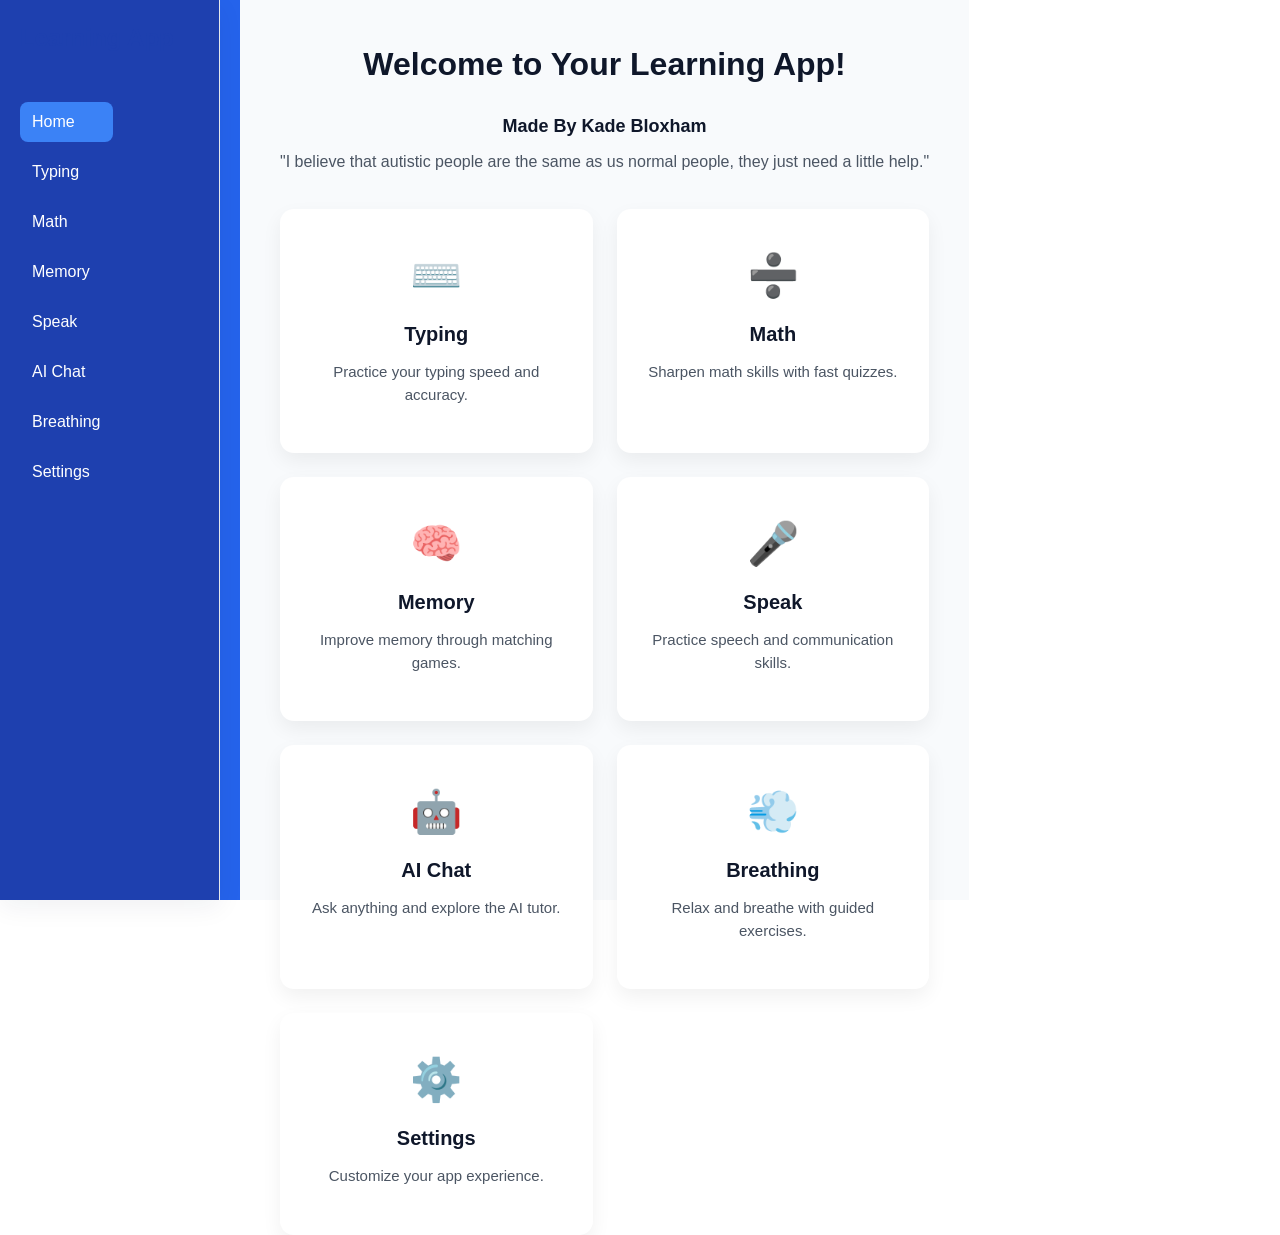
<file: index.html>
<!DOCTYPE html>
<html lang="en">
<head>
<meta charset="UTF-8">
<meta name="viewport" content="width=device-width, initial-scale=1.0">
<title>Home - Learning App</title>
<link rel="stylesheet" href="styles.css">
<style>
/* Page Layout */
.content {
    padding: 40px;
}

/* Header */
.header {
    font-size: 32px;
    font-weight: 700;
    margin-bottom: 25px;
    text-align: center;
}

/* Intro section */
.intro {
    text-align: center;
    margin-bottom: 35px;
}

.intro .creator {
    font-weight: 600;
    font-size: 18px;
    margin-bottom: 10px;
}

.intro .quote {
    font-size: 16px;
    color: #4b5563;
}

/* Tile Grid */
.tile-grid {
    display: grid;
    grid-template-columns: repeat(auto-fill,minmax(220px,1fr));
    gap: 24px;
    margin-top: 30px;
}

/* Each Tile */
.tile {
    background: white;
    padding: 35px 20px;
    border-radius: 14px;
    box-shadow: 0 8px 20px rgba(0,0,0,0.06);
    text-align: center;
    cursor: pointer;
    transition: transform .25s, box-shadow .25s;
}

.tile:hover {
    transform: translateY(-5px);
    box-shadow: 0 10px 28px rgba(0,0,0,0.12);
}

.tile h3 {
    margin-bottom: 12px;
    font-size: 20px;
}

.tile p {
    font-size: 15px;
    color: #4b5563;
}

/* Icons (optional) */
.tile-icon {
    font-size: 42px;
    margin-bottom: 12px;
    color: #2563eb;
}
</style>
</head>
<body>

<!-- Sidebar Navigation -->
<div class="sidebar">
    <h2>Learning App</h2>
    <nav>
        <ul>
            <li><a href="index.html" class="active">Home</a></li>
            <li><a href="typing.html">Typing</a></li>
            <li><a href="math.html">Math</a></li>
            <li><a href="memory.html">Memory</a></li>
            <li><a href="speak.html">Speak</a></li>
            <li><a href="ai.html">AI Chat</a></li>
            <li><a href="breathing.html">Breathing</a></li>
            <li><a href="settings.html">Settings</a></li>
        </ul>
    </nav>
</div>

<!-- Main Content -->
<div class="content">
    <header class="header">Welcome to Your Learning App!</header>

    <section class="intro">
        <p class="creator">Made By Kade Bloxham</p>
        <p class="quote">"I believe that autistic people are the same as us normal people, they just need a little help."</p>
    </section>

    <!-- Tile Dashboard -->
    <section class="tile-grid">

        <div class="tile" onclick="location.href='typing.html'">
            <div class="tile-icon">⌨️</div>
            <h3>Typing</h3>
            <p>Practice your typing speed and accuracy.</p>
        </div>

        <div class="tile" onclick="location.href='math.html'">
            <div class="tile-icon">➗</div>
            <h3>Math</h3>
            <p>Sharpen math skills with fast quizzes.</p>
        </div>

        <div class="tile" onclick="location.href='memory.html'">
            <div class="tile-icon">🧠</div>
            <h3>Memory</h3>
            <p>Improve memory through matching games.</p>
        </div>

        <div class="tile" onclick="location.href='speak.html'">
            <div class="tile-icon">🎤</div>
            <h3>Speak</h3>
            <p>Practice speech and communication skills.</p>
        </div>

        <div class="tile" onclick="location.href='ai.html'">
            <div class="tile-icon">🤖</div>
            <h3>AI Chat</h3>
            <p>Ask anything and explore the AI tutor.</p>
        </div>

        <div class="tile" onclick="location.href='breathing.html'">
            <div class="tile-icon">💨</div>
            <h3>Breathing</h3>
            <p>Relax and breathe with guided exercises.</p>
        </div>

        <div class="tile" onclick="location.href='settings.html'">
            <div class="tile-icon">⚙️</div>
            <h3>Settings</h3>
            <p>Customize your app experience.</p>
        </div>

    </section>

</div>

<script src="index.js"></script>
<script src="settings.js"></script>
</body>
</html>
</file>
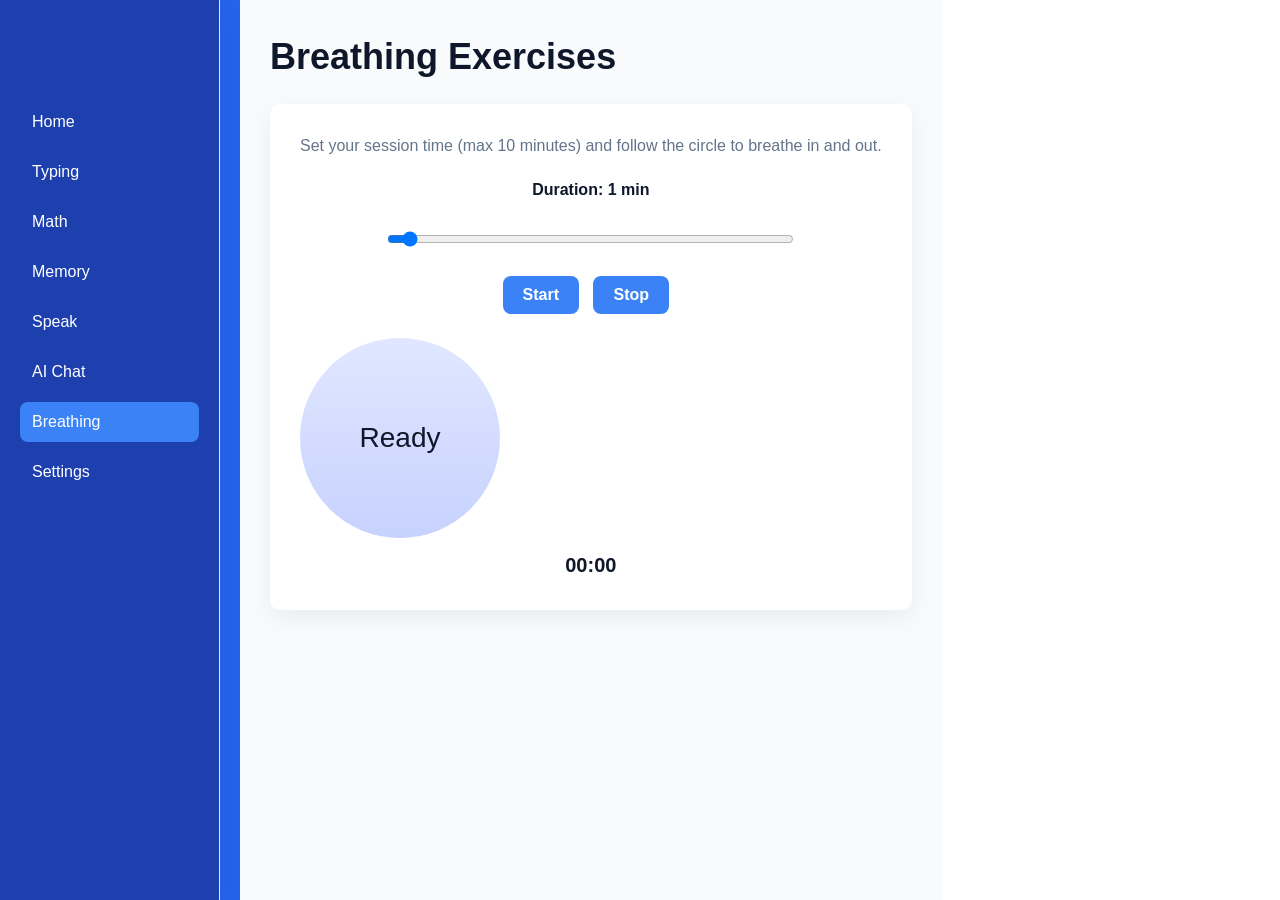
<file: breathing.html>
<!DOCTYPE html>
<html lang="en">
<head>
<meta charset="utf-8" />
<meta name="viewport" content="width=device-width, initial-scale=1.0" />
<title>Breathing — Learning App</title>
<link rel="stylesheet" href="styles.css">
<style>
/* Additional styling specific for breathing page */
.breathing-card {
    background-color: #ffffff;
    padding: 30px;
    border-radius: 10px;
    box-shadow: 0 8px 24px rgba(13,28,61,0.06);
    max-width: 700px;
    width: 100%;
    text-align: center;
    margin-bottom: 40px;
}

.breathing-card h1 {
    margin-bottom: 16px;
    font-size: 28px;
    font-weight: bold;
    color: #0f172a;
}

.breathing-card p {
    margin-bottom: 20px;
    font-size: 16px;
    color: #64748b;
}

.controls {
    display: flex;
    flex-direction: column;
    align-items: center;
    gap: 16px;
    margin-bottom: 24px;
}

.controls label {
    font-weight: 600;
}

.controls input[type="range"] {
    width: 70%;
}

#circle {
    width: 200px;
    height: 200px;
    border-radius: 50%;
    background: linear-gradient(180deg, #e0e7ff, #c7d2fe);
    display: flex;
    align-items: center;
    justify-content: center;
    font-size: 28px;
    transition: transform 4s ease-in-out, background 2s, box-shadow 2s;
}

#circle.inhale {
    transform: scale(1.5);
    background: linear-gradient(180deg, #c7d2fe, #a5b4fc);
    box-shadow: 0 0 60px rgba(59,130,246,0.5);
}

#circle.exhale {
    transform: scale(1);
    background: linear-gradient(180deg, #e0e7ff, #c7d2fe);
    box-shadow: 0 0 20px rgba(59,130,246,0.2);
}

.timer {
    font-size: 20px;
    font-weight: 600;
    margin-top: 12px;
    color: #0f172a;
}
</style>
</head>
<body>
<!-- Sidebar -->
<div class="sidebar">
    <h2>Learning App</h2>
    <ul>
        <li><a href="index.html">Home</a></li>
        <li><a href="typing.html">Typing</a></li>
        <li><a href="math.html">Math</a></li>
        <li><a href="memory.html">Memory</a></li>
        <li><a href="speak.html">Speak</a></li>
        <li><a href="ai.html">AI Chat</a></li>
        <li><a href="breathing.html" class="active">Breathing</a></li>
        <li><a href="settings.html">Settings</a></li>
    </ul>
</div>

<!-- Main Content -->
<div class="content">
    <header class="header">Breathing Exercises</header>
    
    <div class="breathing-card">
        <p>Set your session time (max 10 minutes) and follow the circle to breathe in and out.</p>

        <div class="controls">
            <label for="duration">Duration: <span id="durationLabel">1</span> min</label>
            <input type="range" id="duration" min="1" max="10" value="1">
            <div>
                <button id="startBtn">Start</button>
                <button id="stopBtn">Stop</button>
            </div>
        </div>

        <div>
            <div id="circle">Ready</div>
            <div class="timer" id="timeLeft">00:00</div>
        </div>
    </div>
</div>

<script src="breathing.js"></script>
</body>
</html>
</file>
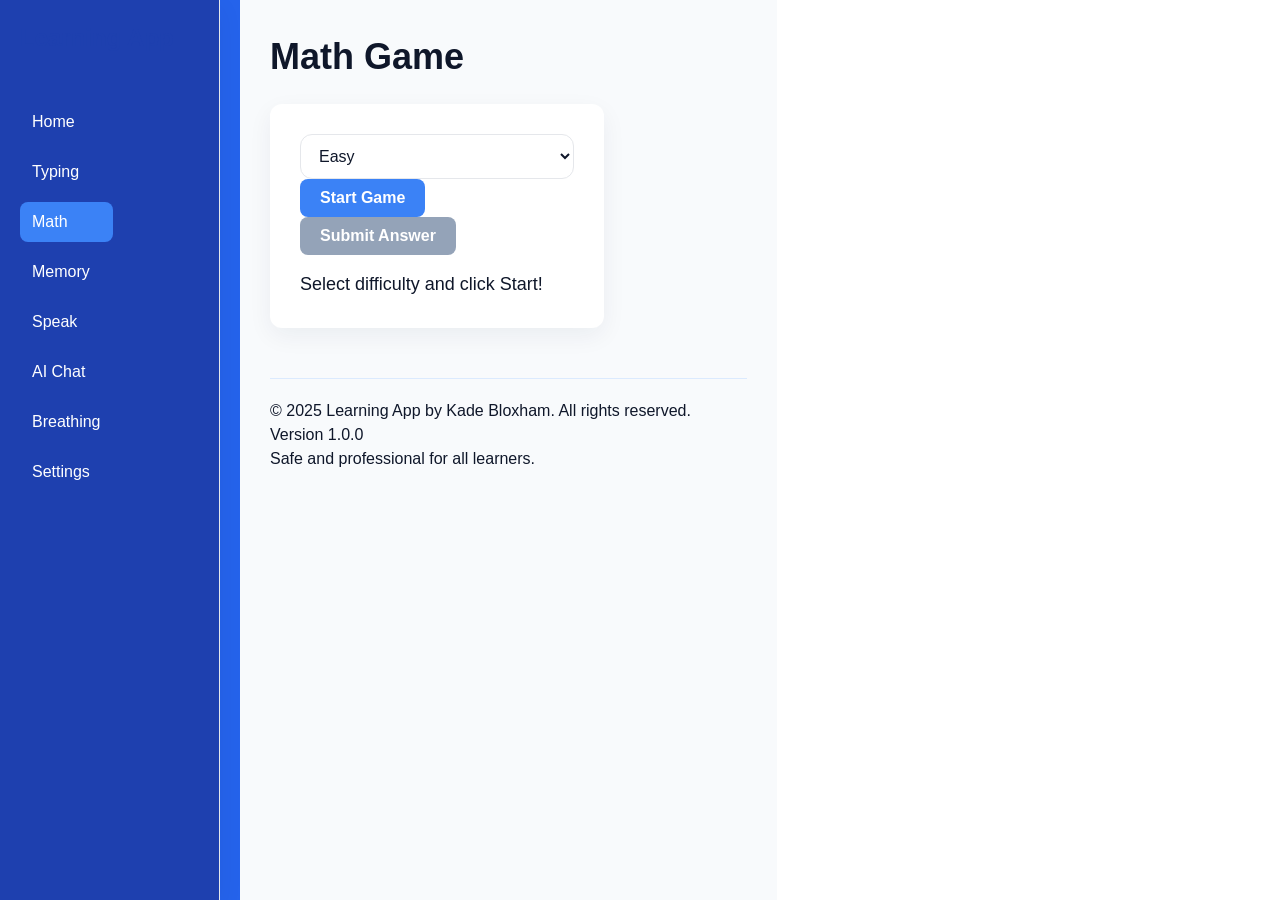
<file: math.html>
<!DOCTYPE html>
<html lang="en">
<head>
<meta charset="UTF-8">
<meta name="viewport" content="width=device-width, initial-scale=1.0">
<title>Math Game — Learning App</title>
<link rel="stylesheet" href="styles.css">
</head>
<body>

<div class="sidebar">
    <h2>Learning App</h2>
    <nav>
        <ul>
            <li><a href="index.html">Home</a></li>
            <li><a href="typing.html">Typing</a></li>
            <li><a href="math.html" class="active">Math</a></li>
            <li><a href="memory.html">Memory</a></li>
            <li><a href="speak.html">Speak</a></li>
            <li><a href="ai.html">AI Chat</a></li>
            <li><a href="breathing.html">Breathing</a></li>
            <li><a href="settings.html">Settings</a></li>
        </ul>
    </nav>
</div>

<div class="content">
    <header class="header">Math Game</header>

    <section class="math-container">
        <div id="gameControls">
            <select id="difficultySelect">
                <option value="easy">Easy</option>
                <option value="medium">Medium</option>
                <option value="hard">Hard</option>
            </select>
            <button id="startBtn">Start Game</button>
            <button id="submitBtn" disabled>Submit Answer</button>
        </div>

        <div id="mathGrid" class="math-grid">
            <!-- 6 answer buttons generated by JS -->
        </div>

        <div id="messageBox" style="margin-top:16px; font-size:18px; color:var(--text);">
            Select difficulty and click Start!
        </div>
    </section>

    <footer>
        <p>© 2025 Learning App by Kade Bloxham. All rights reserved.</p>
        <p>Version 1.0.0</p>
        <p>Safe and professional for all learners.</p>
    </footer>
</div>

<script src="math.js"></script>
</body>
</html>
</file>
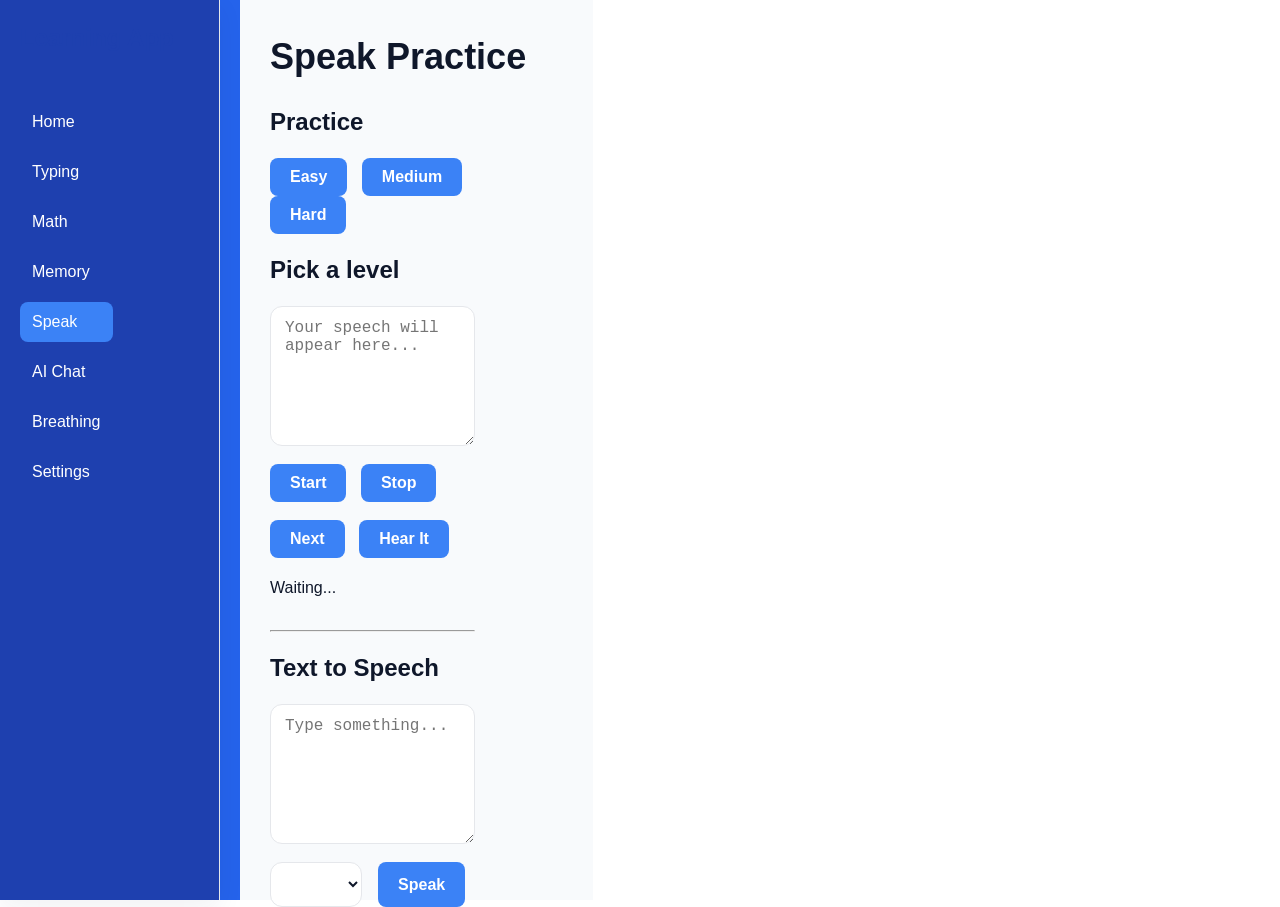
<file: speak.html>
<!DOCTYPE html>
<html lang="en">
<head>
<meta charset="UTF-8">
<meta name="viewport" content="width=device-width, initial-scale=1.0">
<title>Speak — Learning App</title>
<link rel="stylesheet" href="styles.css">
</head>

<body>

<!-- Sidebar -->
<div class="sidebar">
    <h2>Learning App</h2>
    <nav>
        <ul>
            <li><a href="index.html">Home</a></li>
            <li><a href="typing.html">Typing</a></li>
            <li><a href="math.html">Math</a></li>
            <li><a href="memory.html">Memory</a></li>
            <li><a href="speak.html" class="active">Speak</a></li>
            <li><a href="ai.html">AI Chat</a></li>
            <li><a href="breathing.html">Breathing</a></li>
            <li><a href="settings.html">Settings</a></li>
        </ul>
    </nav>
</div>

<!-- Main -->
<div class="content">
<header class="header">Speak Practice</header>

<section class="speak-container">

<!-- PRACTICE -->
<h2>Practice</h2>

<div class="button-group">
    <button onclick="setLevel('easy')">Easy</button>
    <button onclick="setLevel('medium')">Medium</button>
    <button onclick="setLevel('hard')">Hard</button>
</div>

<h2 id="prompt">Pick a level</h2>

<textarea id="output" placeholder="Your speech will appear here..."></textarea>

<div class="button-group">
    <button id="startBtn">Start</button>
    <button id="stopBtn">Stop</button>
</div>

<div class="button-group">
    <button id="nextBtn">Next</button>
    <button id="hearBtn">Hear It</button>
</div>

<p id="status">Waiting...</p>

<hr>

<!-- TEXT TO SPEECH -->
<h2>Text to Speech</h2>

<textarea id="textInput" placeholder="Type something..."></textarea>

<div class="voice-select-row">
    <select id="voiceSelect"></select>
    <button id="speakBtn">Speak</button>
</div>

</section>
</div>

<script src="speak.js"></script>
</body>
</html>
</file>
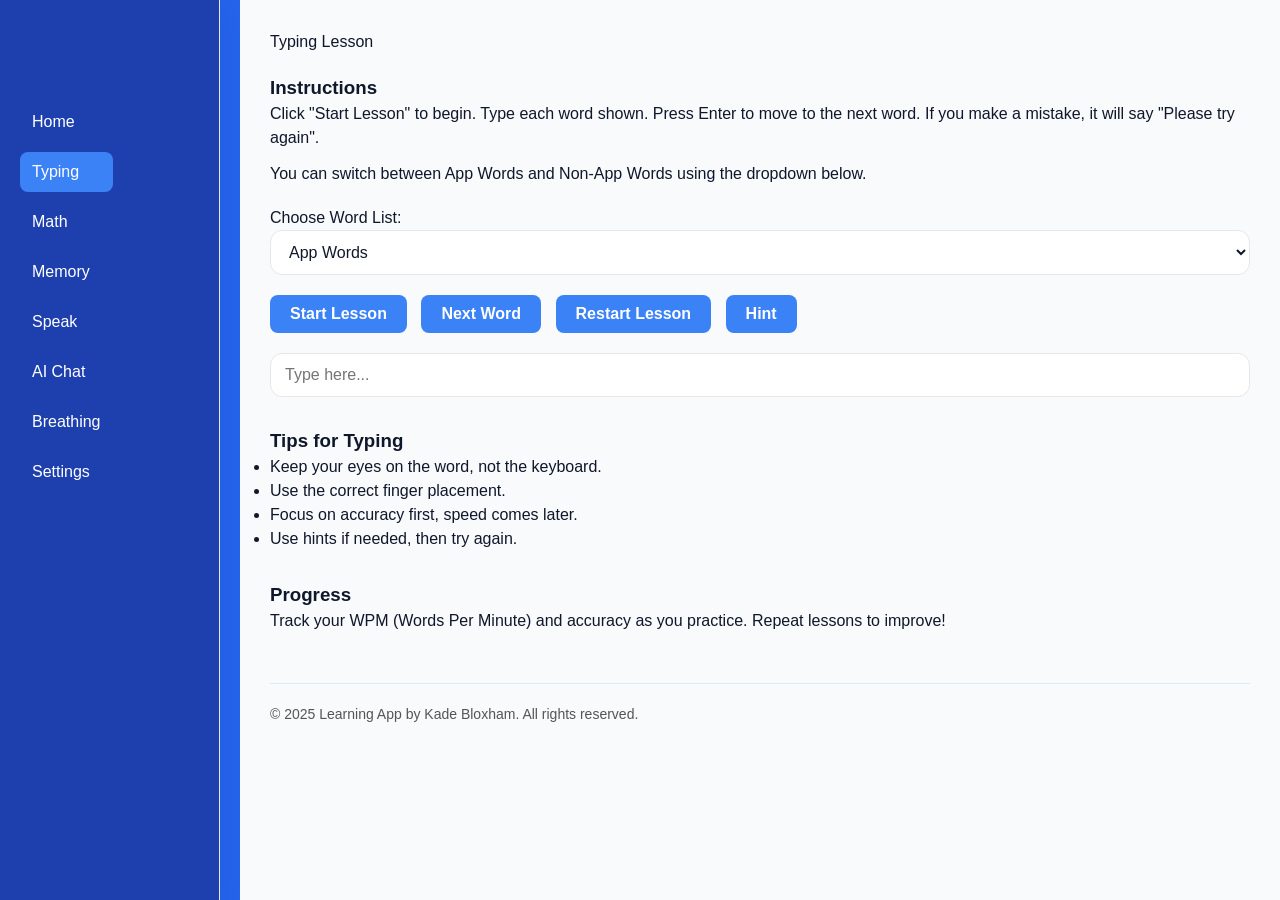
<file: typing.html>
<!DOCTYPE html>
<html lang="en">
<head>
<meta charset="UTF-8">
<meta name="viewport" content="width=device-width, initial-scale=1.0">
<title>Typing Lesson</title>
<link rel="stylesheet" href="styles.css">
</head>
<body>

<!-- Sidebar -->
<div class="sidebar">
    <h2>My App</h2>
    <nav>
        <ul>
            <li><a href="index.html">Home</a></li>
            <li><a href="typing.html" class="active">Typing</a></li>
            <li><a href="math.html">Math</a></li>
            <li><a href="memory.html">Memory</a></li>
            <li><a href="speak.html">Speak</a></li>
            <li><a href="ai.html">AI Chat</a></li>
            <li><a href="breathing.html">Breathing</a></li>
            <li><a href="settings.html">Settings</a></li>
        </ul>
    </nav>
</div>

<!-- Main Content -->
<div class="content">
    <header>Typing Lesson</header>

    <section style="margin-top:20px;">
        <h3>Instructions</h3>
        <p>Click "Start Lesson" to begin. Type each word shown. Press Enter to move to the next word. If you make a mistake, it will say "Please try again".</p>
        <p>You can switch between App Words and Non-App Words using the dropdown below.</p>
    </section>

    <section style="margin-top:20px;">
        <label for="wordType">Choose Word List:</label>
        <select id="wordType">
            <option value="app">App Words</option>
            <option value="nonApp">Non-App Words</option>
        </select>
    </section>

    <section class="typing-controls" style="margin-top:20px;">
        <button id="startLesson" class="primary-btn">Start Lesson</button>
        <button id="nextWord" class="primary-btn">Next Word</button>
        <button id="restartLesson" class="primary-btn">Restart Lesson</button>
        <button id="hintBtn" class="primary-btn">Hint</button>
    </section>

    <section class="typing-area" style="margin-top:20px;">
        <p id="currentWord" style="font-size:28px;"></p>
        <input type="text" id="typingInput" placeholder="Type here..." autocomplete="off">
        <p id="feedback" style="font-size:18px; margin-top:10px;"></p>
        <p id="wpm" style="margin-top:10px; font-weight:bold;"></p>
    </section>

    <section style="margin-top:30px;">
        <h3>Tips for Typing</h3>
        <ul>
            <li>Keep your eyes on the word, not the keyboard.</li>
            <li>Use the correct finger placement.</li>
            <li>Focus on accuracy first, speed comes later.</li>
            <li>Use hints if needed, then try again.</li>
        </ul>
    </section>

    <section style="margin-top:30px;">
        <h3>Progress</h3>
        <p>Track your WPM (Words Per Minute) and accuracy as you practice. Repeat lessons to improve!</p>
        <p id="lessonSummary"></p>
    </section>

    <footer style="margin-top:50px; font-size:14px; color:#555;">
        <p>© 2025 Learning App by Kade Bloxham. All rights reserved.</p>
    </footer>
</div>

<script src="typing.js"></script>
<script src="settings.js"></script>
</body>
</html>
</file>
<file: styles.css>
/* ============================================================
   GLOBAL VARIABLES
   ============================================================ */
:root {
    --background: #ffffff;
    --text: #0f172a;
    --accent: #2563eb;
    --accent-dark: #1e40af;
    --panel: #ffffff;
    --panel-border: #e5e7eb;
    --muted: #64748b;
    --radius: 12px;
    --shadow: 0 8px 24px rgba(13,28,61,0.06);
    --tiny-shadow: 0 4px 12px rgba(13,28,61,0.04);
    --font-size: 16px;
    --transition: 200ms cubic-bezier(.2,.9,.3,1);
}

/* DARK MODE VARIABLES */
body.dark {
    --background: #0f172a;
    --text: #ffffff;
    --panel: #1e293b;
    --panel-border: #334155;
    --accent: #3b82f6;
    --accent-dark: #1d4ed8;
}

/* ============================================================
   RESET & GLOBAL
   ============================================================ */
* {
    margin: 0;
    padding: 0;
    box-sizing: border-box;
}

html, body {
    height: 100%;
    font-family: 'Inter', 'Segoe UI', Arial, sans-serif;
    background: var(--background);
    color: var(--text);
    font-size: var(--font-size);
    -webkit-font-smoothing: antialiased;
    -moz-osx-font-smoothing: grayscale;
    line-height: 1.45;
    transition: background var(--transition), color var(--transition);
    display: flex;
}

a { text-decoration: none; }

/* ============================================================
   SIDEBAR
   ============================================================ */
.sidebar {
    width: 260px;
    background: var(--panel);
    border-right: 1px solid var(--panel-border);
    padding: 24px 16px;
    display: flex;
    flex-direction: column;
    gap: 16px;
    box-shadow: var(--shadow);
    height: 100vh;
    position: fixed;
}

.sidebar h2 {
    font-size: 24px;
    color: var(--accent-dark);
    margin-bottom: 16px;
}

.nav-link {
    padding: 12px 16px;
    border-radius: var(--radius);
    background: var(--accent);
    color: #ffffff;
    font-weight: 600;
    text-align: center;
    transition: background var(--transition), transform var(--transition);
}

.nav-link:hover {
    background: var(--accent-dark);
    transform: translateY(-2px);
}

.nav-link.active {
    background: var(--accent-dark);
}

/* ============================================================
   MAIN CONTENT
   ============================================================ */
.main-content {
    margin-left: 280px;
    padding: 40px;
    flex: 1;
    overflow-y: auto;
}

/* ============================================================
   HEADERS & HOME PAGE
   ============================================================ */
.page-title {
    font-size: 36px;
    font-weight: 800;
    margin-bottom: 16px;
}

.subtitle {
    font-size: 20px;
    color: var(--accent);
    margin-bottom: 12px;
}

.note-box {
    background: #e0e7ff;
    color: #000000;
    padding: 30px;
    border-radius: var(--radius);
    font-size: 32px;
    width: 90%;
    max-width: 900px;
    box-shadow: var(--shadow);
    margin-bottom: 40px;
    text-align: center;
}

/* ============================================================
   BUTTONS
   ============================================================ */
button {
    padding: 14px 22px;
    border-radius: var(--radius);
    border: none;
    background: var(--accent);
    color: #ffffff;
    font-size: 16px;
    font-weight: 600;
    cursor: pointer;
    transition: background var(--transition), transform var(--transition);
}

button:hover {
    background: var(--accent-dark);
    transform: translateY(-2px);
}

button:disabled {
    background: #94a3b8;
    cursor: not-allowed;
    transform: none;
}

/* ============================================================
   INPUTS / TEXTAREAS / SELECT
   ============================================================ */
input, select, textarea {
    width: 100%;
    padding: 12px 14px;
    border: 1px solid var(--panel-border);
    border-radius: var(--radius);
    font-size: 16px;
    background: var(--panel);
    color: var(--text);
    transition: border var(--transition), background var(--transition);
}

textarea {
    min-height: 140px;
    resize: vertical;
}

/* ============================================================
   SPEAK PAGE
   ============================================================ */
.speak-container {
    display: flex;
    flex-direction: column;
    gap: 18px;
    width: 70%;
}

.voice-select-row {
    display: flex;
    gap: 16px;
    width: 100%;
}

/* ============================================================
   MATH PAGE
   ============================================================ */
.math-container {
    background: var(--panel);
    padding: 30px;
    border-radius: var(--radius);
    box-shadow: var(--shadow);
    width: 70%;
}

.math-problem {
    font-size: 36px;
    margin-bottom: 24px;
    font-weight: 700;
}

.math-buttons {
    display: grid;
    grid-template-columns: repeat(2, 1fr);
    gap: 20px;
}

.math-btn {
    padding: 28px;
    font-size: 26px;
    border-radius: var(--radius);
}

/* ============================================================
   TYPING PAGE
   ============================================================ */
.typing-box {
    background: var(--panel);
    padding: 28px;
    border-radius: var(--radius);
    box-shadow: var(--shadow);
    width: 70%;
    margin-bottom: 20px;
}

.typing-display {
    font-size: 24px;
    margin-bottom: 18px;
}

.typing-input {
    padding: 14px;
    font-size: 18px;
    border-radius: var(--radius);
}

/* ============================================================
   MEMORY GAME
   ============================================================ */
.memory-grid {
    display: grid;
    grid-template-columns: repeat(4, 120px);
    grid-auto-rows: 120px;
    gap: 16px;
}

.card {
    display: flex;
    justify-content: center;
    align-items: center;
    font-size: 32px;
    font-weight: 700;
    border-radius: var(--radius);
    cursor: pointer;
    color: white;
    background: var(--accent);
    transition: transform var(--transition), background var(--transition);
}

.card.hidden {
    color: transparent;
    background: var(--accent);
}

.card.revealed {
    background: var(--accent-dark);
}

.card.matched {
    background: #16a34a;
}

/* ============================================================
   AI CHAT
   ============================================================ */
.chat-window {
    background: var(--panel);
    padding: 20px;
    border-radius: var(--radius);
    height: 60vh;
    overflow-y: auto;
    box-shadow: var(--shadow);
    margin-bottom: 20px;
}

.chat-message {
    padding: 12px 16px;
    border-radius: var(--radius);
    margin-bottom: 12px;
    max-width: 75%;
}

.chat-user {
    background: var(--accent);
    color: white;
    margin-left: auto;
}

.chat-ai {
    background: #e2e8f0;
    color: black;
}

/* ============================================================
   SETTINGS PAGE
   ============================================================ */
.settings-container {
    background: var(--panel);
    padding: 28px;
    border-radius: var(--radius);
    box-shadow: var(--shadow);
    width: 70%;
    display: flex;
    flex-direction: column;
    gap: 20px;
}

/* ============================================================
   FOOTER
   ============================================================ */
.footer {
    margin-top: 40px;
    text-align: center;
    color: var(--muted);
}



/* Global Styles */
* {
    box-sizing: border-box;
    margin: 0;
    padding: 0;
}
body {
    font-family: 'Segoe UI', Arial, sans-serif;
    line-height: 1.5;
    background-color: #2563eb; /* Blue background */
    color: #0f172a;
    min-height: 100vh;
}

/* Sidebar */
.sidebar {
    position: fixed;
    top: 0;
    left: 0;
    width: 220px;
    height: 100%;
    background-color: #1e40af;
    padding: 20px;
    display: flex;
    flex-direction: column;
    align-items: flex-start;
    color: #fff;
}
.sidebar h2 {
    margin-bottom: 20px;
    font-size: 24px;
}
.sidebar ul {
    list-style: none;
    width: 100%;
}
.sidebar ul li {
    margin: 10px 0;
}
.sidebar ul li a {
    text-decoration: none;
    color: #fff;
    padding: 8px 12px;
    display: block;
    border-radius: 8px;
}
.sidebar ul li a.active, .sidebar ul li a:hover {
    background-color: #3b82f6;
}

/* Main Content */
.content {
    margin-left: 240px;
    padding: 30px;
    background-color: #f8fafc;
    min-height: 100vh;
}
.header {
    font-size: 36px;
    margin-bottom: 20px;
    color: #0f172a;
    font-weight: bold;
}
.intro .creator {
    font-size: 20px;
    font-weight: bold;
    margin-bottom: 10px;
}
.intro .quote {
    font-size: 18px;
    color: #111827;
    margin-bottom: 20px;
}
.about, .demo {
    margin-bottom: 30px;
}
.about h3, .demo h3 {
    font-size: 24px;
    margin-bottom: 10px;
}
.about p, .demo p {
    margin-bottom: 10px;
    line-height: 1.6;
}
.demo-block {
    background-color: #e0e7ff;
    border-radius: 10px;
    padding: 15px;
    margin-bottom: 10px;
}
footer {
    margin-top: 50px;
    padding-top: 20px;
    border-top: 1px solid #dbeafe;
}

/* Buttons */
button {
    background-color: #3b82f6;
    color: #fff;
    border: none;
    border-radius: 8px;
    padding: 10px 20px;
    cursor: pointer;
    font-size: 16px;
    margin-right: 10px;
}
button:hover {
    background-color: #2563eb;
}

/* Demo repetition classes */
.demo-blocks {
    display: flex;
    flex-direction: column;
}
.demo-blocks .demo-block {
    border: 1px solid #c7d2fe;
    box-shadow: 0 4px 12px rgba(13, 28, 61, 0.1);
}

/* Safe repeated spacing */
section p {
    margin-bottom: 12px;
}

/* --- Long repeated CSS --- */
/* Use a loop in JS to repeat demo-block styling safely instead of literal 10000 lines */
</file>
